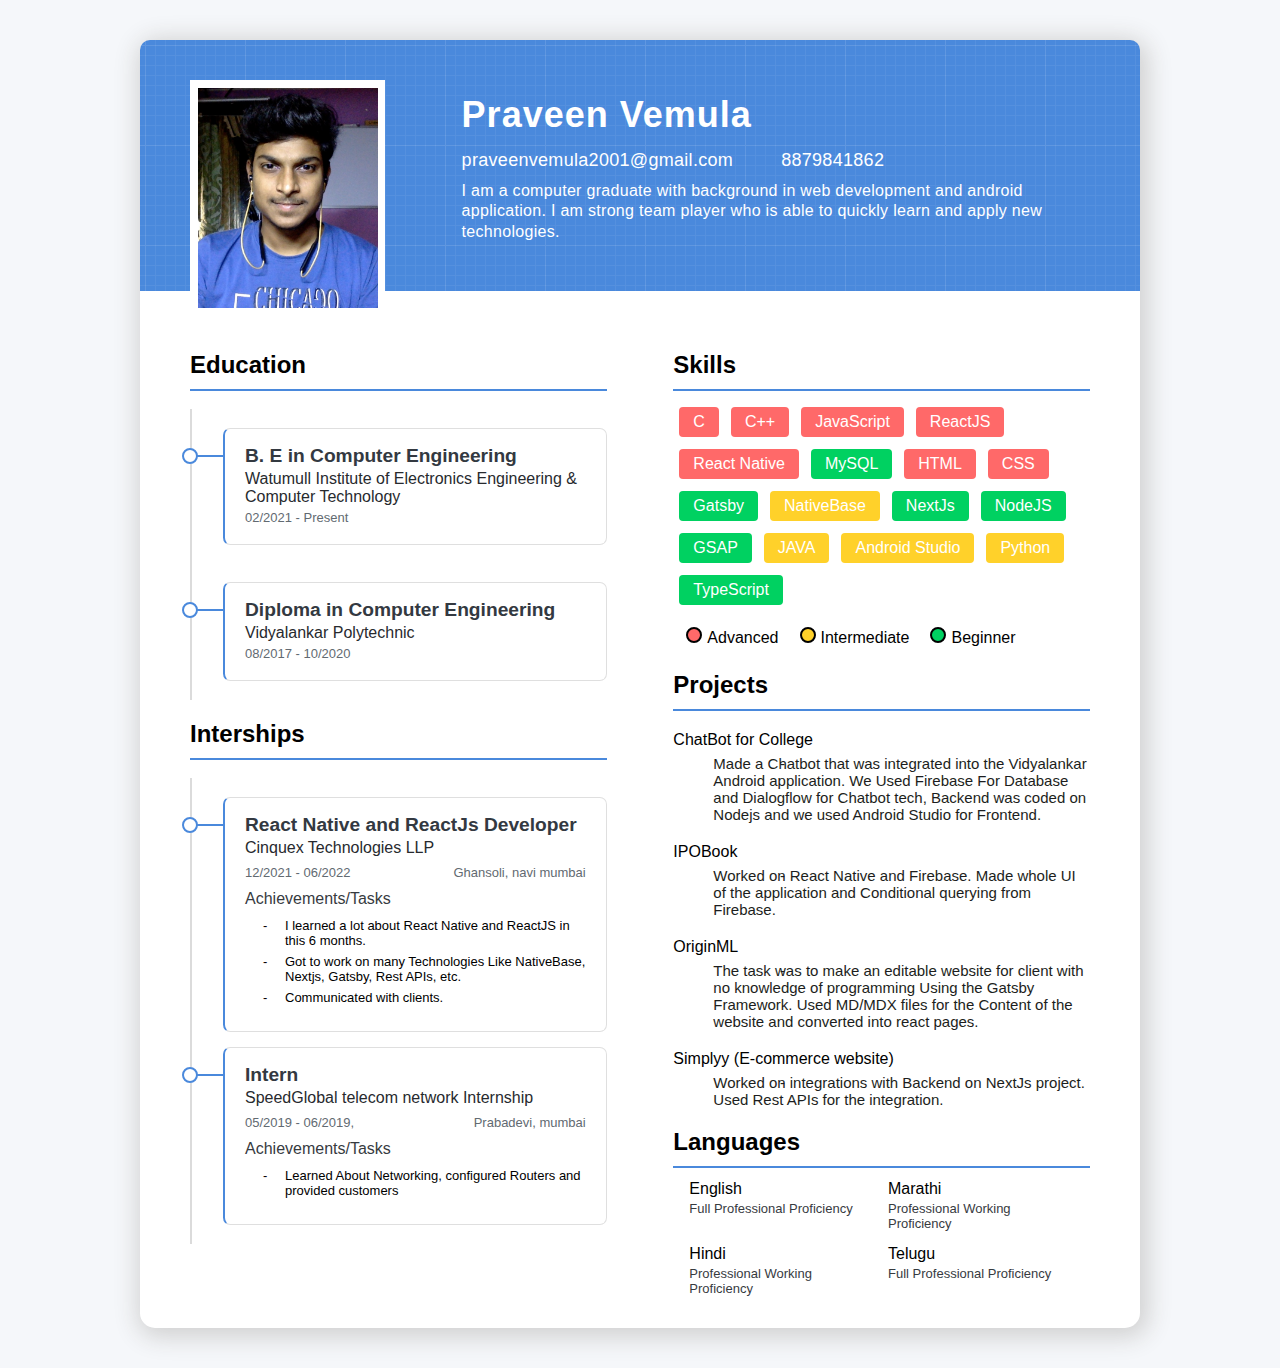
<file: ResumeUI/resumePg.html>
<!DOCTYPE html>
<html lang="en">
<head>
    <meta charset="UTF-8">
    <meta http-equiv="X-UA-Compatible" content="IE=edge">
    <meta name="viewport" content="width=device-width, initial-scale=1.0">
    <title>Document</title>

    <link rel="stylesheet" href="resume.css">
</head>
<body>
    <div class="resume_container">
        <div class="resume_header">
            <div class="img_field">
                <div>
                    <img class="SelfPic" src="praveen.jpg" alt="Praveen's picture" style="width:180px; height:220px;object-fit: cover;">
                </div>
            </div>
            <div class="header_info">
                <h1 class="header_name">Praveen Vemula</h1>
                <div class="sub_header_info">
                    <p>praveenvemula2001@gmail.com</p>
                    <p>8879841862</p>
                </div>
                <p>I am a computer graduate with background in web development and android application. I am strong team player who is able to quickly learn and apply new technologies.</p>
            </div>
        </div>
        <div class="resume_body">
            <div class="resume_body_left">
                <div class="education_section">
                    <h2 class="section_title">Education</h2>
                    <div class="section_content">
                        <div class="left_inner_element">
                            <div class="element_container">
                                <h2 class="element_name">B. E in Computer Engineering</h2>
                                <p class="sub_title">Watumull Institute of Electronics Engineering & Computer Technology</p>
                                <p class="time">02/2021 - Present</p>
                            </div>
                        </div>
                        <div class="horizontal_divider"></div>
                        <div class="left_inner_element">
                            <div class="element_container">
                                <h2 class="element_name">Diploma in Computer Engineering</h2>
                                <p class="sub_title">Vidyalankar Polytechnic</p>
                                <p class="time">08/2017 - 10/2020</p>
                            </div>
                        </div>
                    </div>
                </div>
                <div class="work_experience">
                    <h2 class="section_title">Interships</h2>
                    <div class="section_content">
                        <div class="left_inner_element">
                            <div class="element_container">
                                <h2 class="element_name">React Native and ReactJs Developer</h2>
                                <p class="sub_title">Cinquex Technologies LLP</p>
                                <div class="sub_info">
                                    <p class="time">12/2021 - 06/2022</p>
                                    <p class="office_address">Ghansoli, navi mumbai</p>
                                </div>
                                <div class="internship_info">
                                    <p class="faint_title">Achievements/Tasks</p>
                                    <ul>
                                        <li>I learned a lot about React Native and ReactJS in this 6 months.</li>
                                        <li>Got to work on many Technologies Like NativeBase, Nextjs, Gatsby, Rest APIs, etc.</li>
                                        <li>Communicated with clients.</li>
                                    </ul>
                                </div>
                            </div>
                        </div>
                        <div class="left_inner_element">
                            <div class="element_container">
                                <h2 class="element_name">Intern</h2>
                                <p class="sub_title">SpeedGlobal telecom network Internship</p>
                                <div class="sub_info">
                                    <p class="time">05/2019 - 06/2019,</p>
                                    <p class="office_address">Prabadevi, mumbai</p>
                                </div>
                                <div class="internship_info">
                                    <p class="faint_title">Achievements/Tasks</p>
                                    <ul>
                                        <li>Learned About Networking, configured Routers and provided customers</li>
                                    </ul>
                                </div>
                            </div>
                        </div>
                    </div>
                </div>
            </div>
            <div class="divider"></div>
            <div class="resume_body_right">
                <div class="skills">
                    <h2 class="section_title">Skills</h2>
                    <div class="skills_section_content">
                        <div class="skill_element advanced">
                            <p class="skill_element_inner">C</p>
                        </div>
                        <div class="skill_element advanced">
                            <p class="skill_element_inner">C++</p>
                        </div>
                        <div class="skill_element advanced">
                            <p class="skill_element_inner">JavaScript</p>
                        </div>
                        <div class="skill_element advanced">
                            <p class="skill_element_inner">ReactJS</p>
                        </div>
                        <div class="skill_element advanced">
                            <p class="skill_element_inner">React Native</p>
                        </div>
                        <div class="skill_element beginner">
                            <p class="skill_element_inner">MySQL</p>
                        </div>
                        <div class="skill_element advanced">
                            <p class="skill_element_inner">HTML</p>
                        </div>
                        <div class="skill_element advanced">
                            <p class="skill_element_inner">CSS</p>
                        </div>
                        <div class="skill_element beginner">
                            <p class="skill_element_inner">Gatsby</p>
                        </div>
                        <div class="skill_element intermediate">
                            <p class="skill_element_inner">NativeBase</p>
                        </div>
                        <div class="skill_element beginner">
                            <p class="skill_element_inner">NextJs</p>
                        </div>
                        <div class="skill_element beginner">
                            <p class="skill_element_inner">NodeJS</p>
                        </div>
                        <div class="skill_element beginner">
                            <p class="skill_element_inner">GSAP</p>
                        </div>
                        <div class="skill_element intermediate">
                            <p class="skill_element_inner">JAVA</p>
                        </div>
                        <div class="skill_element intermediate">
                            <p class="skill_element_inner">Android Studio</p>
                        </div>
                        <div class="skill_element intermediate">
                            <p class="skill_element_inner">Python</p>
                        </div>
                        <div class="skill_element beginner">
                            <p class="skill_element_inner">TypeScript</p>
                        </div>
                    </div>
                    <div class="levels">
                        <p class="Iadvanced">Advanced</p>
                        <p class="Iintermediate">Intermediate</p>
                        <p class="Ibeginner">Beginner</p>
                    </div>
                </div>
                <div class="projects">
                    <h2 class="section_title">Projects</h2>
                    <div class="projects_section_content">
                        <div class="project_inner_element">
                            <p class="non_bold_title">ChatBot for College</p>
                            <ul>
                                <li>
                                    Made a Chatbot that was integrated into the Vidyalankar Android application. We Used Firebase For Database and Dialogflow for Chatbot tech, Backend was coded on Nodejs and we used Android Studio for Frontend.
                                </li>
                            </ul>
                        </div>
                        <div class="project_inner_element">
                            <p class="non_bold_title">IPOBook</p>
                            <ul>
                                <li>
                                    Worked on React Native and Firebase. Made whole UI of the application and Conditional querying from Firebase.
                                </li>
                            </ul>
                        </div>
                        <div class="project_inner_element">
                            <p class="non_bold_title">OriginML</p>
                            <ul>
                                <li>
                                    The task was to make an editable website for client with no knowledge of programming Using the Gatsby Framework. Used MD/MDX files for the Content of the website and converted into react pages.
                                </li>
                            </ul>
                        </div>
                        <div class="project_inner_element">
                            <p class="non_bold_title">Simplyy (E-commerce website)</p>
                            <ul>
                                <li>
                                    Worked on integrations with Backend on NextJs project. Used Rest APIs for the integration.
                                </li>
                            </ul>
                        </div>
                    </div>
                </div>
                <div class="LANGUAGES">
                    <h2 class="section_title">Languages</h2>
                    <div class="lang_section_content">
                        <div class="language_element">
                            <h3>English</h3>
                            <p class="faint_title">Full Professional Proficiency</p>
                        </div>
                        <div class="language_element">
                            <h3>Marathi</h3>
                            <p class="faint_title">Professional Working Proficiency</p>
                        </div>
                        <div class="language_element">
                            <h3>Hindi</h3>
                            <p class="faint_title">Professional Working Proficiency</p>
                        </div>
                        <div class="language_element">
                            <h3>Telugu</h3>
                            <p class="faint_title">Full Professional Proficiency</p>
                        </div>
                    </div>
                </div>
            </div>
        </div>
    </div>
</body>
</html>
</file>
<file: ResumeUI/resume.css>
body{
    background-color: #f5f7fa;
}
.resume_container{
  /* height: 1000px; */
  width: 1000px;
  margin: 40px auto;
  box-shadow: 3px 4px 25px 5px #d0d0d0;
  /* border: 1px solid black; */
  border-radius: 15px;
  background-color: white;
  font-family: "Poppins","Segoe UI","Roboto","Helvetica Neue",Arial,sans-serif,"Apple Color Emoji","Segoe UI Emoji","Segoe UI Symbol";
}
.resume_header{
    display: flex;
    padding: 40px 50px;
    margin-bottom: 20px;
    justify-content: center;
    align-items: center;
    border-radius: 10px 10px 0 0;
    background-image: url("data:image/svg+xml,%3Csvg xmlns='http://www.w3.org/2000/svg' width='100' height='100' viewBox='0 0 100 100'%3E%3Cg fill-rule='evenodd'%3E%3Cg fill='%23ffffff' fill-opacity='0.12'%3E%3Cpath opacity='.5' d='M96 [base64] 0v-9h-9v9h9zm-10 0v-9h-9v9h9zm-10 0v-9h-9v9h9zm-10 0v-9h-9v9h9zm-10 0v-9h-9v9h9zm-10 0v-9h-9v9h9zm-10 0v-9h-9v9h9zm-10 0v-9h-9v9h9zm-9-10h9v-9h-9v9zm10 0h9v-9h-9v9zm10 0h9v-9h-9v9zm10 0h9v-9h-9v9zm10 0h9v-9h-9v9zm10 0h9v-9h-9v9zm10 0h9v-9h-9v9zm10 0h9v-9h-9v9zm9-10v-9h-9v9h9zm-10 0v-9h-9v9h9zm-10 0v-9h-9v9h9zm-10 0v-9h-9v9h9zm-10 0v-9h-9v9h9zm-10 0v-9h-9v9h9zm-10 0v-9h-9v9h9zm-10 0v-9h-9v9h9zm-9-10h9v-9h-9v9zm10 0h9v-9h-9v9zm10 0h9v-9h-9v9zm10 0h9v-9h-9v9zm10 0h9v-9h-9v9zm10 0h9v-9h-9v9zm10 0h9v-9h-9v9zm10 0h9v-9h-9v9zm9-10v-9h-9v9h9zm-10 0v-9h-9v9h9zm-10 0v-9h-9v9h9zm-10 0v-9h-9v9h9zm-10 0v-9h-9v9h9zm-10 0v-9h-9v9h9zm-10 0v-9h-9v9h9zm-10 0v-9h-9v9h9zm-9-10h9v-9h-9v9zm10 0h9v-9h-9v9zm10 0h9v-9h-9v9zm10 0h9v-9h-9v9zm10 0h9v-9h-9v9zm10 0h9v-9h-9v9zm10 0h9v-9h-9v9zm10 0h9v-9h-9v9zm9-10v-9h-9v9h9zm-10 0v-9h-9v9h9zm-10 0v-9h-9v9h9zm-10 0v-9h-9v9h9zm-10 0v-9h-9v9h9zm-10 0v-9h-9v9h9zm-10 0v-9h-9v9h9zm-10 0v-9h-9v9h9zm-9-10h9v-9h-9v9zm10 0h9v-9h-9v9zm10 0h9v-9h-9v9zm10 0h9v-9h-9v9zm10 0h9v-9h-9v9zm10 0h9v-9h-9v9zm10 0h9v-9h-9v9zm10 0h9v-9h-9v9z'/%3E%3Cpath d='M6 5V0H5v5H0v1h5v94h1V6h94V5H6z'/%3E%3C/g%3E%3C/g%3E%3C/svg%3E");
    background-color: #4a89dc;
}
.img_field{
    width: 60%;
    /* background-color: red; */
}
.img_field div{
    /* padding: 10px; */
    position: absolute;
    top: 80px;
    display: flex;
    width:195px;
    height:235px;
    background-color: white;
    justify-content: center;
    align-items: center;
}
.header_info{
    color: white;
}

.header_name{
    font-weight: 600;
    line-height: 1.2
}
.header_info p{
    line-height: 1.3;
    letter-spacing: 0.3px;
    margin: 8px 0px;
}
.header_info h1{
    font-size: 36px;
    letter-spacing: 1px;
    margin: 13px 0px;
}
.sub_header_info{
    display: flex;
}
.sub_header_info p{
    margin: 0;
    font-size: 18px;
    margin-right: 48px;
    font-weight: 500;
    color: #ffffff;
}
.resume_body{
    display: flex;
    padding: 20px 50px;
    /* width: 100%; */
}
.resume_body_left{
    width: 50%;
}
.resume_body_right{
    width: 50%;
}
.divider{
    width: 8%;
}
.section_title{
    border-bottom: 2px solid #4a89dc;
    padding-bottom: 10px;
    margin-bottom: 0px;
}
.element_name{
    color: #333941;
    font-size: larger;
    margin: 0;
}

.sub_title{
    font-size: medium;
    margin: 3.5px 0px;
    color: #272a2e;
}
.sub_info{
    display: flex;
    justify-content: space-between;
    align-items: center;
}
.sub_info p{
    margin: 4px 0px;
}
.time{
    color: #626a71;
    font-size: small;
    margin: 3px 0px;
}
.office_address{
    color: #626a71;
    font-size: small;
    margin: 3px 0px;
}
.internship_info ul li{
    list-style-type: none;
    margin: 6px 0px;
    font-size: 13px;
}
.internship_info ul li::before{
    content: "- ";
    display: inline-block;
    position: absolute;
    left: 40px;
}
.internship_info ul{
    margin: 10px 0px;
}
.faint_title{
    color: #373b3f;
    font-size: 16px;
    margin: 6px 0px;
}
.section_content{
    border-left: 2px solid #aaaaaa6c;
    margin-top: 18px;
    padding: 4px 0px;
}
.left_inner_element{
    margin: 15px 0px;
    position: relative;
    margin-left: 31px;
}
.left_inner_element::before{
    content: '';
    display: inline-block;
    position: absolute;
    background-color: #fff;
    border-radius: 10px;
    width: 12px;
    height: 12px;
    top: 20px;
    left: -41px;
    border: 2px solid;
    z-index: 2;
    border-color: #4a89dc;
}
.left_inner_element::after{
    content: '';
    display: inline-block;
    position: absolute;
    background-color: #4a89dc;
    width: 29px;
    height: 2px;
    top: 27px;
    left: -29px;
    z-index: 1;
}
.element_container{
    border: 1px solid rgba(0,0,0,.125);
    border-radius: 0.45rem;
    border-left: 2px solid #4a89dc;
    padding: 1rem 1.25rem;
}
.horizontal_divider{
    height: 7px;
}
.skills_section_content{
    display: flex;
    flex-wrap: wrap;
    padding: 6px 0px;
    margin-top: 4px;
}
.skill_element{
    padding: 0px 8px;
    margin: 6px 6px;
    /* background-color: #7d7d7dc6; */
    border-radius: 4px;
}
.advanced{
    background-color: #ff4646cf;
}
.intermediate{
    background-color: #ffd12a;
}
.beginner{
    background-color: #00d161;
}
.skill_element p{
    margin: 6px;
    color: white;
}

.lang_section_content{
    display: flex;
    flex-wrap: wrap;
    margin: 5px 0px;
}
.language_element{
    margin: 4px 16px;
    width: 40%;
}
.language_element h3{
    font-size: medium;
    font-weight: 500;
    margin: 3px 0px;
}
.language_element p{
    font-size: 13px;
    margin: 3px 0px;
}
.project_inner_element{
    margin: 20px 0px;
}
.project_inner_element p{
    margin: 6px 0px;
    font-weight: 500;
}
.project_inner_element ul{
    margin: 6px 0px;
}
.project_inner_element ul li{
    list-style-type: none;
    margin: 6px 0px;
    font-size: 15px;
    color: #1c1e20;
}
.project_inner_element ul li::before{
    content: "- ";
    display: inline-block;
    position: absolute;
    left: 780px;
}
.levels{
    display: flex;
    margin-top: 10px;
    margin-bottom: 24px;
}
.levels p{
    margin: 0px 8px;
}
.levels p:before{
    content: '';
    display: inline-block;
    margin: 0px 5px;
    border-radius: 10px;
    width: 12px;
    height: 12px;
    border: 2px solid;
}
.Iadvanced::before{
    background-color: #ff4646cf;
    /* border-color: #ff4646cf; */
}
.Ibeginner::before{
    background-color: #00d161;
    /* border-color: #00d161; */
}
.Iintermediate::before{
    background-color: #ffd12a;
    /* border-color: #ffd12a; */
}
</file>
